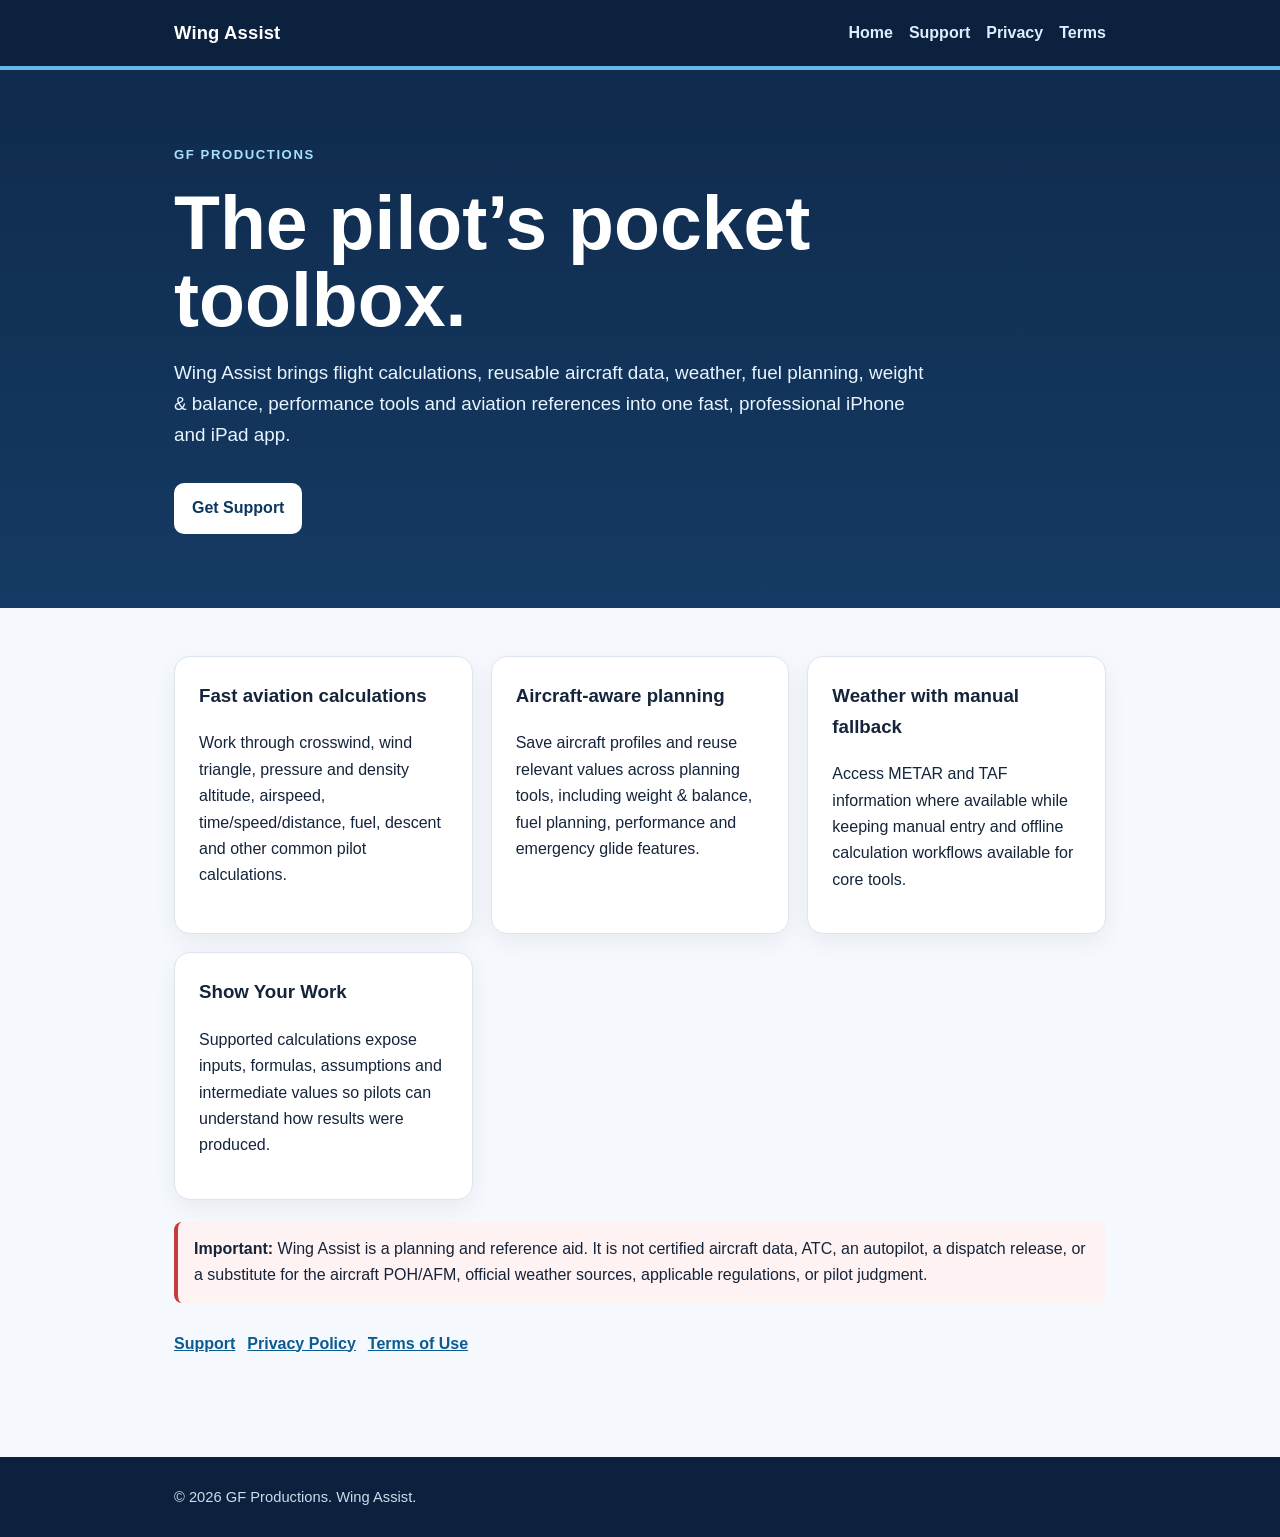
<file: index.html>
<!doctype html><html lang="en"><head><meta charset="utf-8"><meta name="viewport" content="width=device-width,initial-scale=1"><title>Wing Assist | Pilot Planning & Calculations</title><meta name="description" content="Wing Assist is a professional iPhone and iPad pilot utility for flight calculations, aircraft data, weather, fuel planning, weight & balance, and transparent results."><link rel="stylesheet" href="style.css"></head><body><header class="topbar"><div class="wrap"><div class="brand">Wing Assist</div><nav class="nav"><a href="index.html">Home</a><a href="support.html">Support</a><a href="privacy.html">Privacy</a><a href="terms.html">Terms</a></nav></div></header><section class="hero"><div class="wrap"><div class="eyebrow">GF Productions</div><h1>The pilot’s pocket toolbox.</h1><p>Wing Assist brings flight calculations, reusable aircraft data, weather, fuel planning, weight & balance, performance tools and aviation references into one fast, professional iPhone and iPad app.</p><a class="button" href="support.html">Get Support</a></div></section><main class="main"><div class="wrap"><div class="card-grid"><section class="card"><h3>Fast aviation calculations</h3><p>Work through crosswind, wind triangle, pressure and density altitude, airspeed, time/speed/distance, fuel, descent and other common pilot calculations.</p></section><section class="card"><h3>Aircraft-aware planning</h3><p>Save aircraft profiles and reuse relevant values across planning tools, including weight & balance, fuel planning, performance and emergency glide features.</p></section><section class="card"><h3>Weather with manual fallback</h3><p>Access METAR and TAF information where available while keeping manual entry and offline calculation workflows available for core tools.</p></section><section class="card"><h3>Show Your Work</h3><p>Supported calculations expose inputs, formulas, assumptions and intermediate values so pilots can understand how results were produced.</p></section></div><div class="notice warning"><strong>Important:</strong> Wing Assist is a planning and reference aid. It is not certified aircraft data, ATC, an autopilot, a dispatch release, or a substitute for the aircraft POH/AFM, official weather sources, applicable regulations, or pilot judgment.</div><div class="links"><a href="support.html">Support</a><a href="privacy.html">Privacy Policy</a><a href="terms.html">Terms of Use</a></div></div></main><footer class="footer"><div class="wrap small">© 2026 GF Productions. Wing Assist.</div></footer></body></html>
</file>
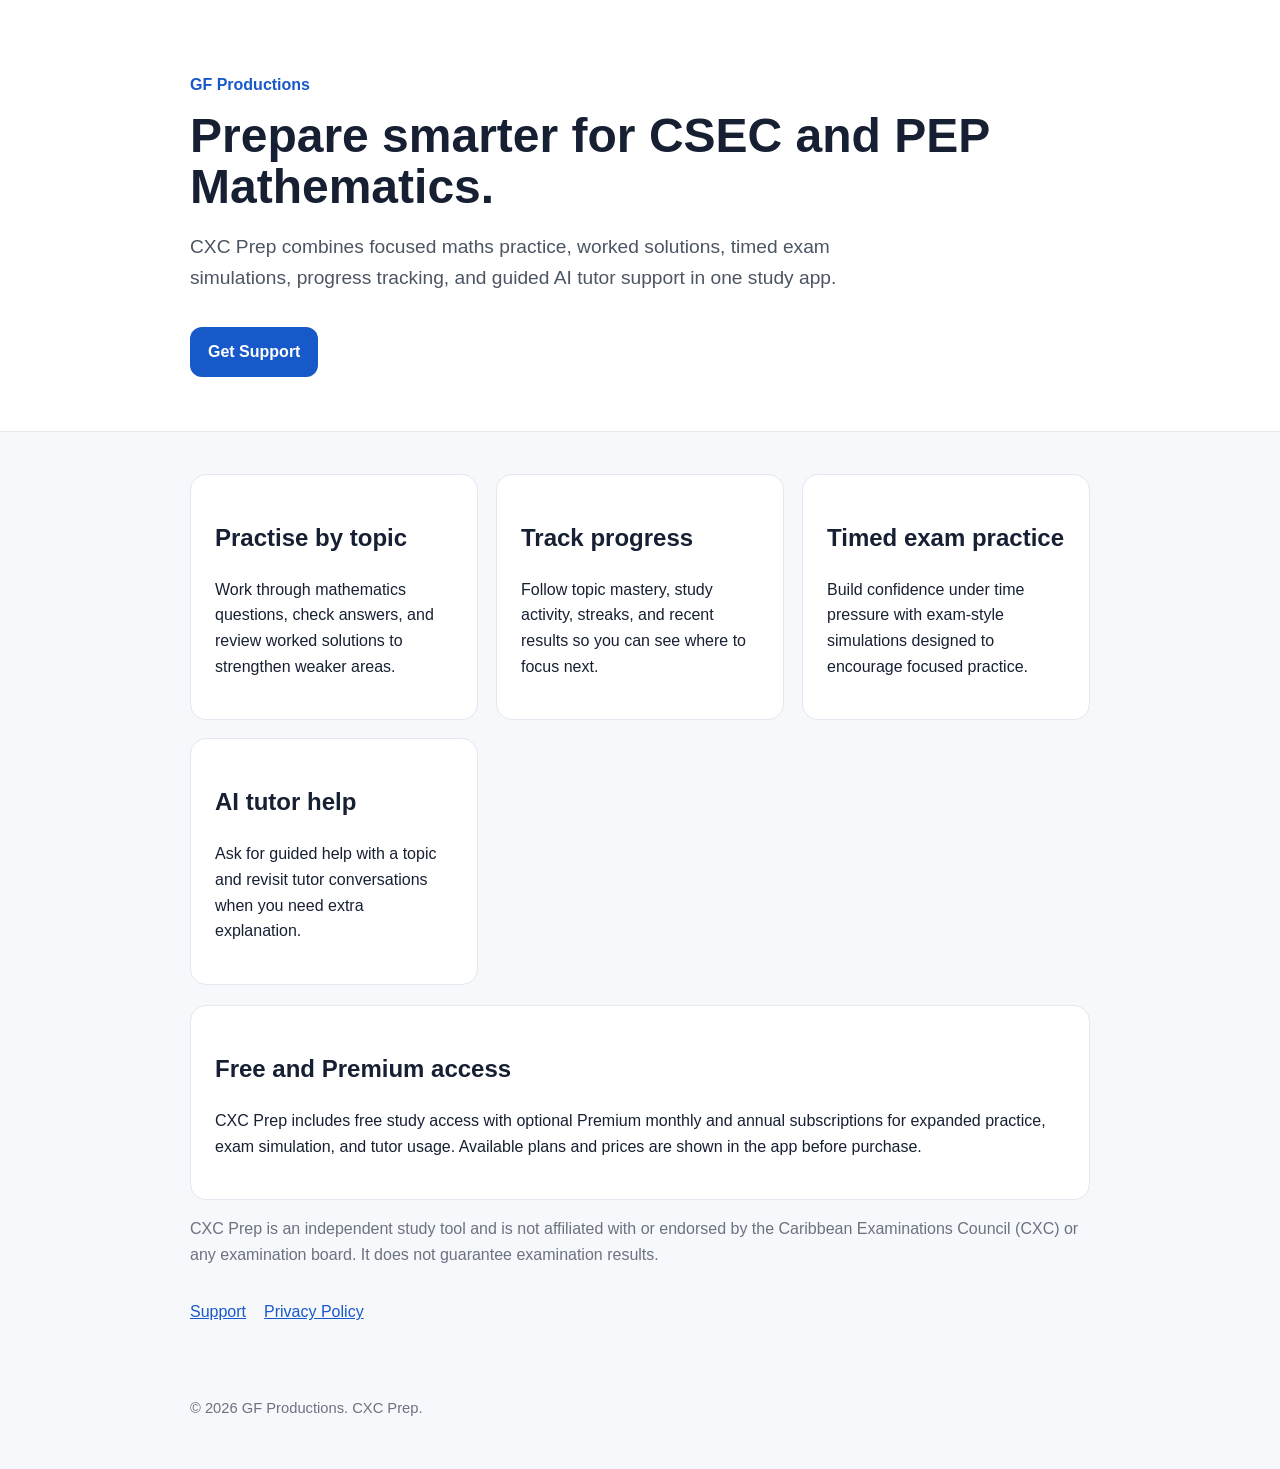
<file: cxc-prep/index.html>
<!doctype html>
<html lang="en">
<head>
<meta charset="utf-8">
<meta name="viewport" content="width=device-width,initial-scale=1">
<title>CXC Prep | CSEC & PEP Maths Practice</title>
<meta name="description" content="CXC Prep helps students practise CSEC Mathematics and PEP Mathematics with worked solutions, timed exam simulations, progress tracking, and AI tutor support.">
<style>
body{font-family:-apple-system,BlinkMacSystemFont,"Segoe UI",sans-serif;line-height:1.6;margin:0;background:#f6f8fb;color:#172033}.wrap{max-width:900px;margin:0 auto;padding:0 22px}.hero{padding:72px 0 54px;background:#fff;border-bottom:1px solid #e5e7eb}.eyebrow{font-weight:700;color:#1859c9}.hero h1{font-size:3rem;line-height:1.08;margin:12px 0 18px}.hero p{font-size:1.2rem;max-width:720px;color:#4b5563}.btn{display:inline-block;margin-top:14px;background:#1859c9;color:#fff;text-decoration:none;padding:12px 18px;border-radius:12px;font-weight:700}.main{padding:42px 0}.grid{display:grid;grid-template-columns:repeat(auto-fit,minmax(240px,1fr));gap:18px}.card{background:#fff;border:1px solid #e3e7ef;border-radius:16px;padding:24px}.links{margin-top:32px;display:flex;gap:18px;flex-wrap:wrap}.links a{color:#1859c9}.muted{color:#6b7280}footer{padding:30px 0 48px;color:#6b7280;font-size:.92rem}
</style>
</head>
<body>
<section class="hero"><div class="wrap">
<div class="eyebrow">GF Productions</div>
<h1>Prepare smarter for CSEC and PEP Mathematics.</h1>
<p>CXC Prep combines focused maths practice, worked solutions, timed exam simulations, progress tracking, and guided AI tutor support in one study app.</p>
<a class="btn" href="support.html">Get Support</a>
</div></section>
<main class="main"><div class="wrap">
<div class="grid">
<section class="card"><h2>Practise by topic</h2><p>Work through mathematics questions, check answers, and review worked solutions to strengthen weaker areas.</p></section>
<section class="card"><h2>Track progress</h2><p>Follow topic mastery, study activity, streaks, and recent results so you can see where to focus next.</p></section>
<section class="card"><h2>Timed exam practice</h2><p>Build confidence under time pressure with exam-style simulations designed to encourage focused practice.</p></section>
<section class="card"><h2>AI tutor help</h2><p>Ask for guided help with a topic and revisit tutor conversations when you need extra explanation.</p></section>
</div>
<div class="card" style="margin-top:20px"><h2>Free and Premium access</h2><p>CXC Prep includes free study access with optional Premium monthly and annual subscriptions for expanded practice, exam simulation, and tutor usage. Available plans and prices are shown in the app before purchase.</p></div>
<p class="muted">CXC Prep is an independent study tool and is not affiliated with or endorsed by the Caribbean Examinations Council (CXC) or any examination board. It does not guarantee examination results.</p>
<div class="links"><a href="support.html">Support</a><a href="privacy.html">Privacy Policy</a></div>
</div></main>
<footer><div class="wrap">© 2026 GF Productions. CXC Prep.</div></footer>
</body>
</html>
</file>
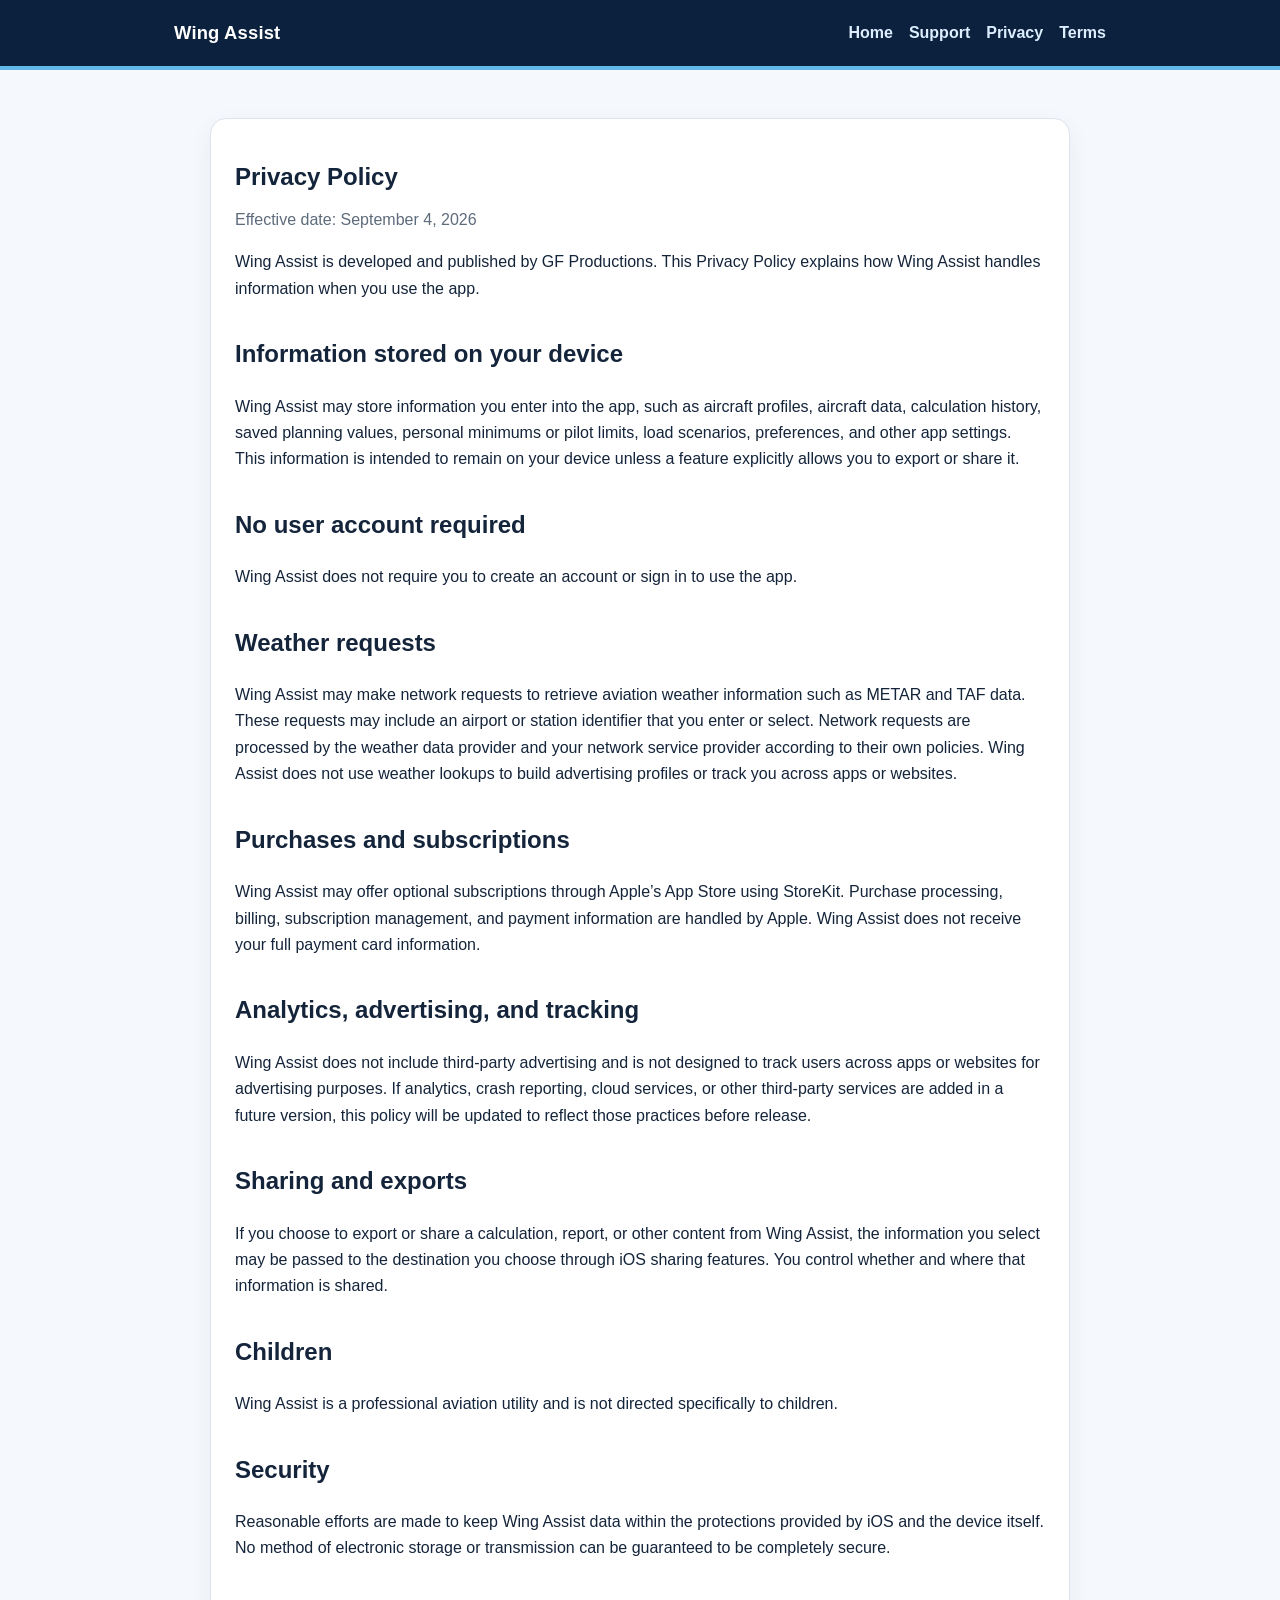
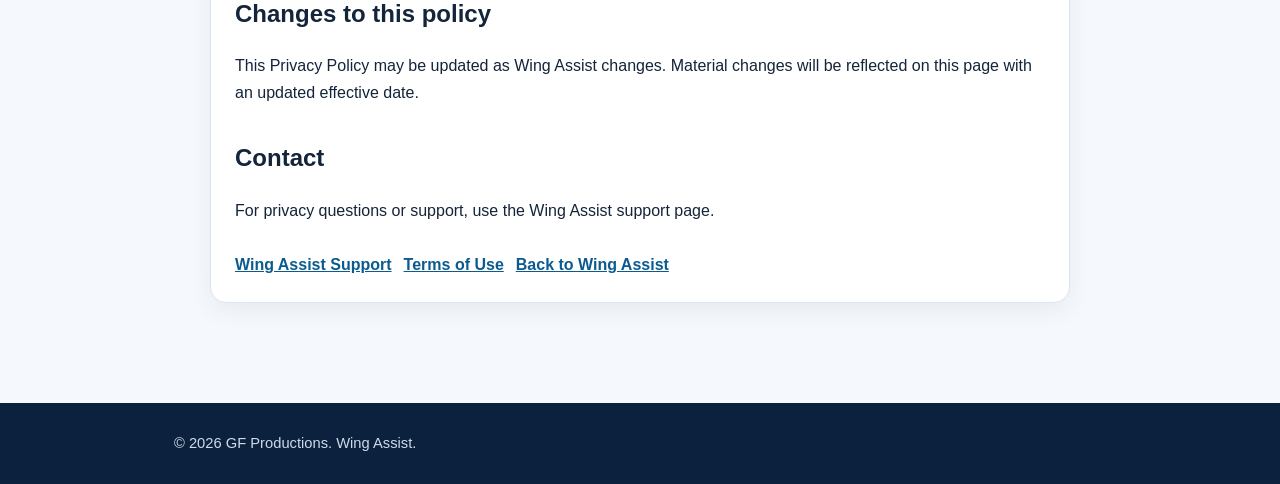
<file: privacy.html>
<!doctype html><html lang="en"><head><meta charset="utf-8"><meta name="viewport" content="width=device-width,initial-scale=1"><title>Wing Assist Privacy Policy</title><meta name="description" content="Privacy Policy for Wing Assist by GF Productions."><link rel="stylesheet" href="style.css"></head><body><header class="topbar"><div class="wrap"><div class="brand">Wing Assist</div><nav class="nav"><a href="index.html">Home</a><a href="support.html">Support</a><a href="privacy.html">Privacy</a><a href="terms.html">Terms</a></nav></div></header><main class="main"><div class="wrap"><article class="content-card"><h1>Privacy Policy</h1><p class="muted">Effective date: September 4, 2026</p><p>Wing Assist is developed and published by GF Productions. This Privacy Policy explains how Wing Assist handles information when you use the app.</p><h2>Information stored on your device</h2><p>Wing Assist may store information you enter into the app, such as aircraft profiles, aircraft data, calculation history, saved planning values, personal minimums or pilot limits, load scenarios, preferences, and other app settings. This information is intended to remain on your device unless a feature explicitly allows you to export or share it.</p><h2>No user account required</h2><p>Wing Assist does not require you to create an account or sign in to use the app.</p><h2>Weather requests</h2><p>Wing Assist may make network requests to retrieve aviation weather information such as METAR and TAF data. These requests may include an airport or station identifier that you enter or select. Network requests are processed by the weather data provider and your network service provider according to their own policies. Wing Assist does not use weather lookups to build advertising profiles or track you across apps or websites.</p><h2>Purchases and subscriptions</h2><p>Wing Assist may offer optional subscriptions through Apple’s App Store using StoreKit. Purchase processing, billing, subscription management, and payment information are handled by Apple. Wing Assist does not receive your full payment card information.</p><h2>Analytics, advertising, and tracking</h2><p>Wing Assist does not include third-party advertising and is not designed to track users across apps or websites for advertising purposes. If analytics, crash reporting, cloud services, or other third-party services are added in a future version, this policy will be updated to reflect those practices before release.</p><h2>Sharing and exports</h2><p>If you choose to export or share a calculation, report, or other content from Wing Assist, the information you select may be passed to the destination you choose through iOS sharing features. You control whether and where that information is shared.</p><h2>Children</h2><p>Wing Assist is a professional aviation utility and is not directed specifically to children.</p><h2>Security</h2><p>Reasonable efforts are made to keep Wing Assist data within the protections provided by iOS and the device itself. No method of electronic storage or transmission can be guaranteed to be completely secure.</p><h2>Changes to this policy</h2><p>This Privacy Policy may be updated as Wing Assist changes. Material changes will be reflected on this page with an updated effective date.</p><h2>Contact</h2><p>For privacy questions or support, use the Wing Assist support page.</p><div class="links"><a href="support.html">Wing Assist Support</a><a href="terms.html">Terms of Use</a><a href="index.html">Back to Wing Assist</a></div></article></div></main><footer class="footer"><div class="wrap small">© 2026 GF Productions. Wing Assist.</div></footer></body></html>
</file>
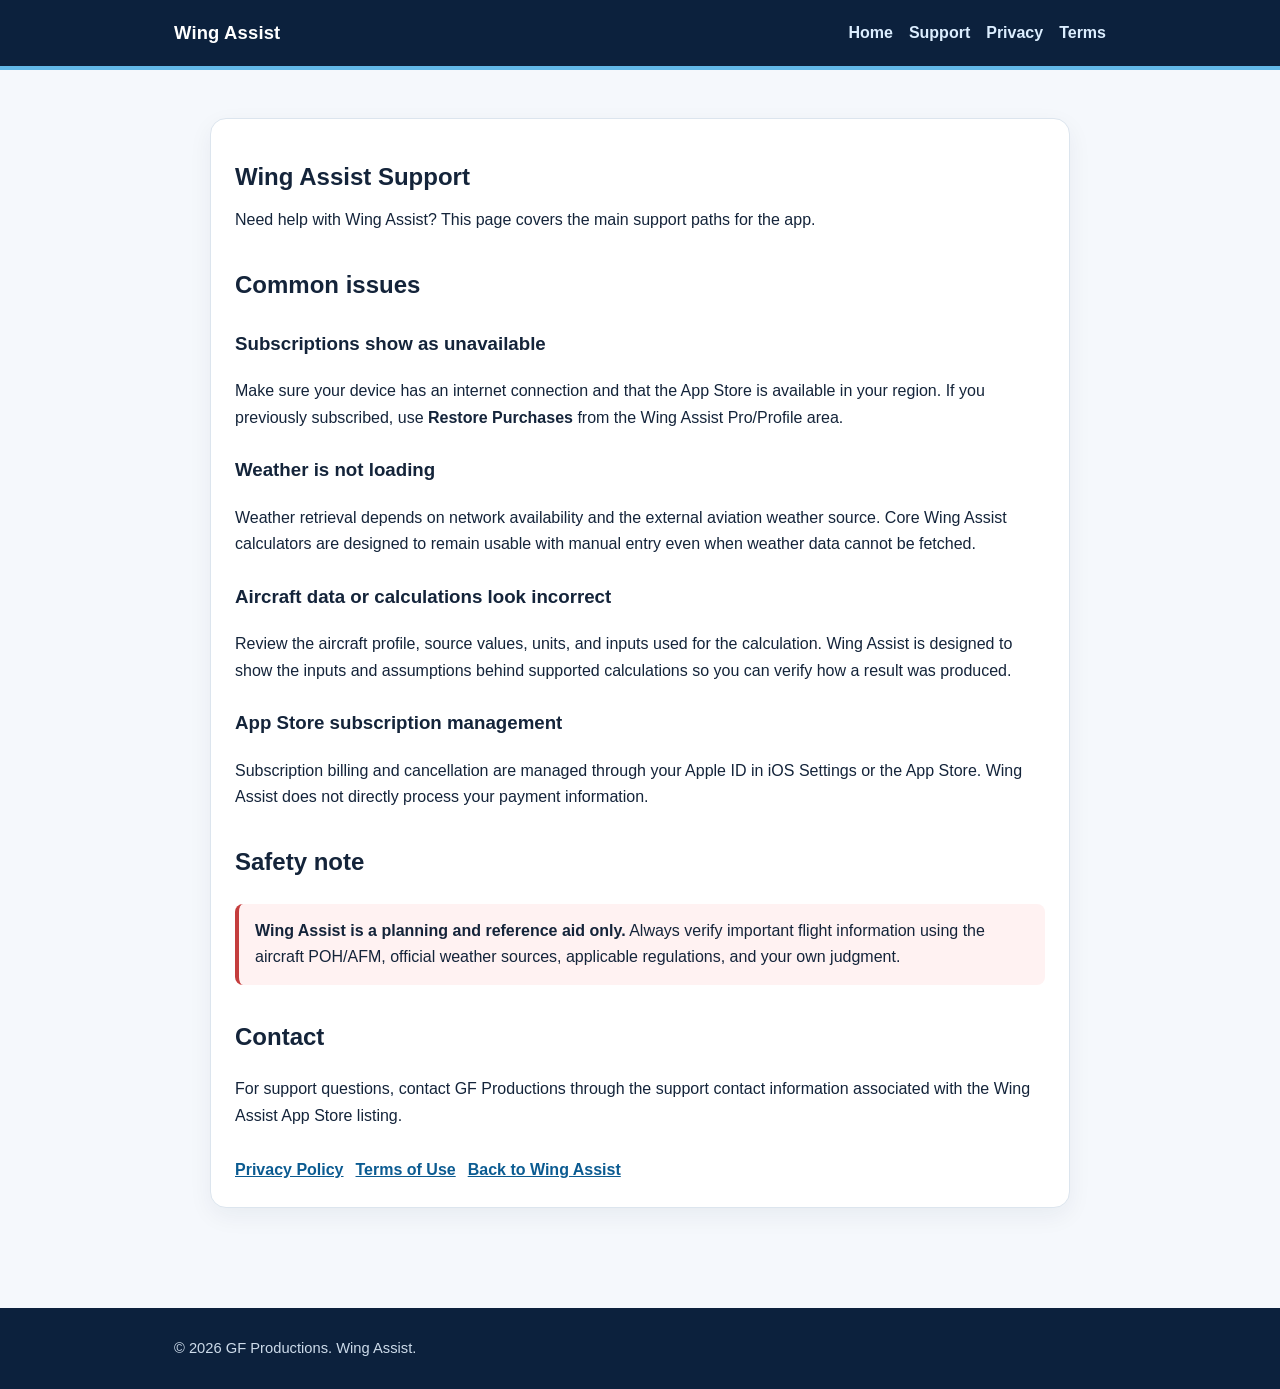
<file: support.html>
<!doctype html><html lang="en"><head><meta charset="utf-8"><meta name="viewport" content="width=device-width,initial-scale=1"><title>Wing Assist Support</title><meta name="description" content="Support information for Wing Assist by GF Productions."><link rel="stylesheet" href="style.css"></head><body><header class="topbar"><div class="wrap"><div class="brand">Wing Assist</div><nav class="nav"><a href="index.html">Home</a><a href="support.html">Support</a><a href="privacy.html">Privacy</a><a href="terms.html">Terms</a></nav></div></header><main class="main"><div class="wrap"><article class="content-card"><h1>Wing Assist Support</h1><p>Need help with Wing Assist? This page covers the main support paths for the app.</p><h2>Common issues</h2><h3>Subscriptions show as unavailable</h3><p>Make sure your device has an internet connection and that the App Store is available in your region. If you previously subscribed, use <strong>Restore Purchases</strong> from the Wing Assist Pro/Profile area.</p><h3>Weather is not loading</h3><p>Weather retrieval depends on network availability and the external aviation weather source. Core Wing Assist calculators are designed to remain usable with manual entry even when weather data cannot be fetched.</p><h3>Aircraft data or calculations look incorrect</h3><p>Review the aircraft profile, source values, units, and inputs used for the calculation. Wing Assist is designed to show the inputs and assumptions behind supported calculations so you can verify how a result was produced.</p><h3>App Store subscription management</h3><p>Subscription billing and cancellation are managed through your Apple ID in iOS Settings or the App Store. Wing Assist does not directly process your payment information.</p><h2>Safety note</h2><div class="notice warning"><strong>Wing Assist is a planning and reference aid only.</strong> Always verify important flight information using the aircraft POH/AFM, official weather sources, applicable regulations, and your own judgment.</div><h2>Contact</h2><p>For support questions, contact GF Productions through the support contact information associated with the Wing Assist App Store listing.</p><div class="links"><a href="privacy.html">Privacy Policy</a><a href="terms.html">Terms of Use</a><a href="index.html">Back to Wing Assist</a></div></article></div></main><footer class="footer"><div class="wrap small">© 2026 GF Productions. Wing Assist.</div></footer></body></html>
</file>
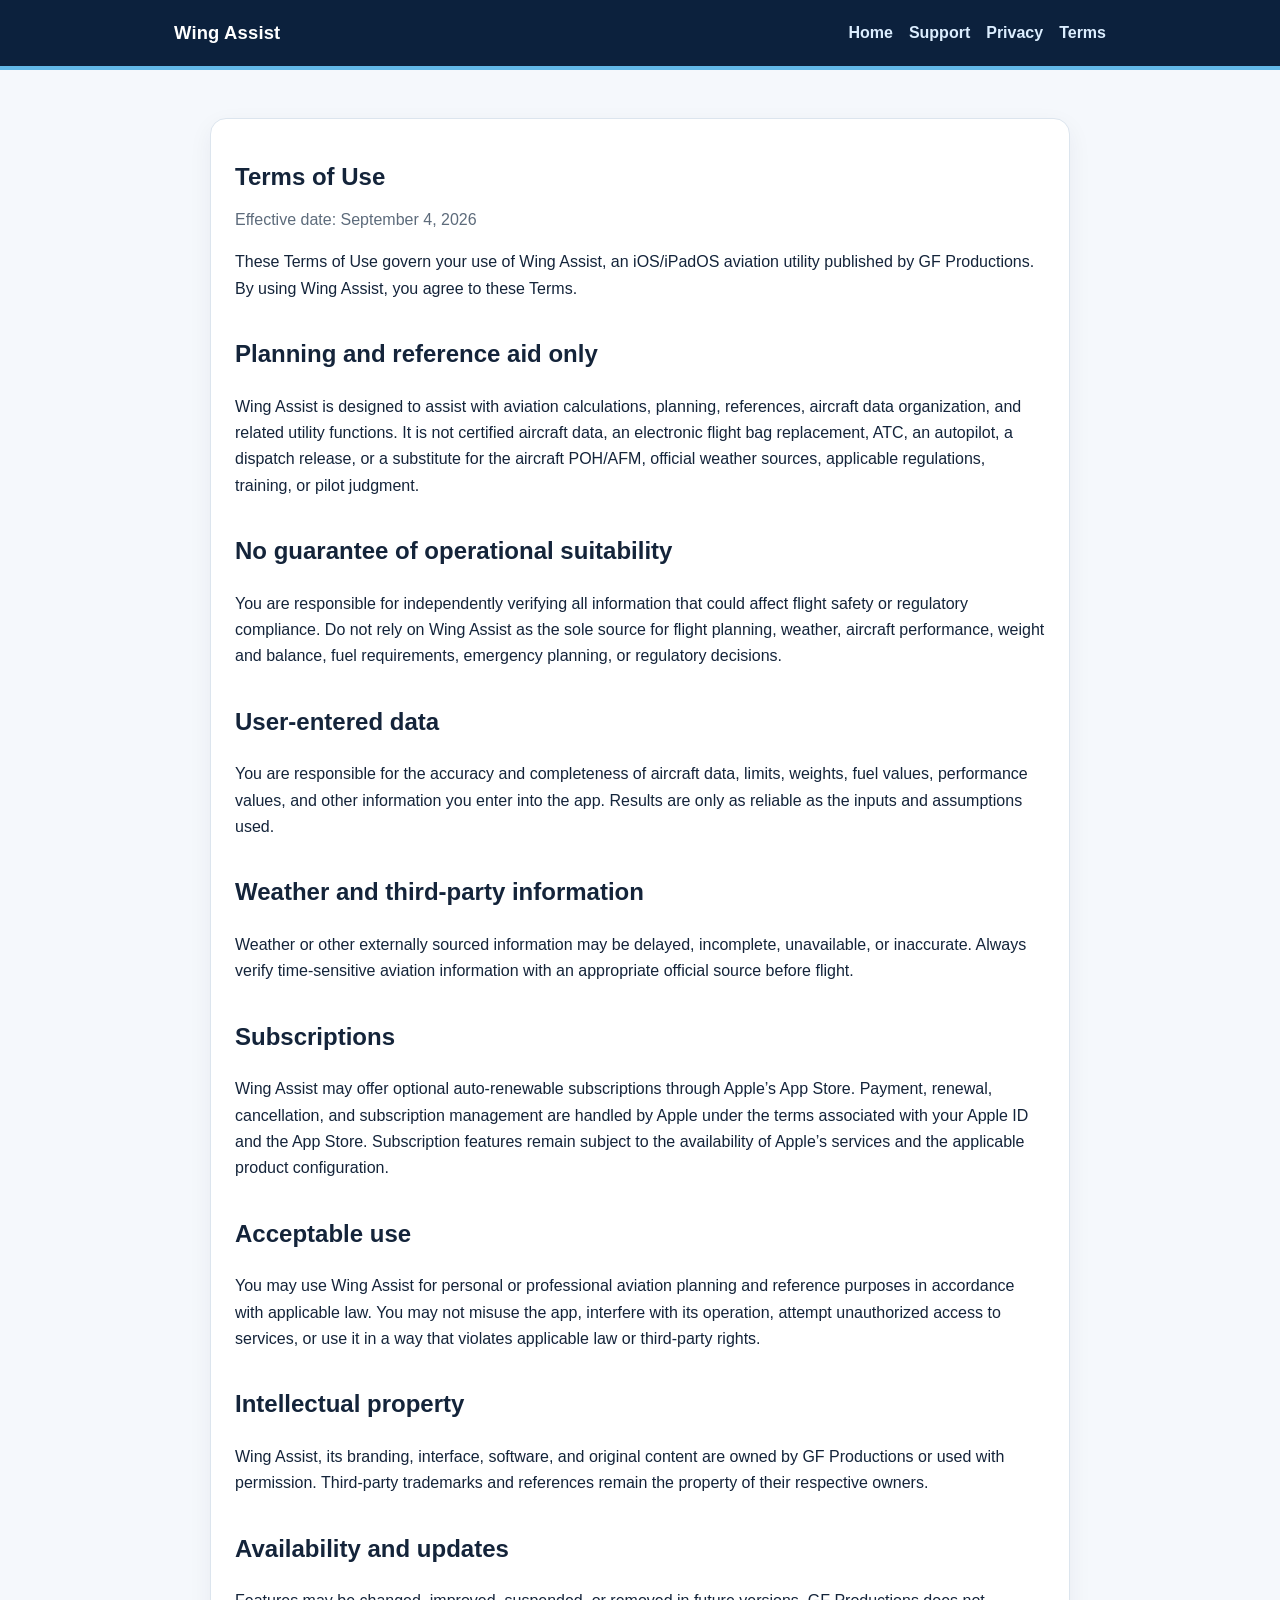
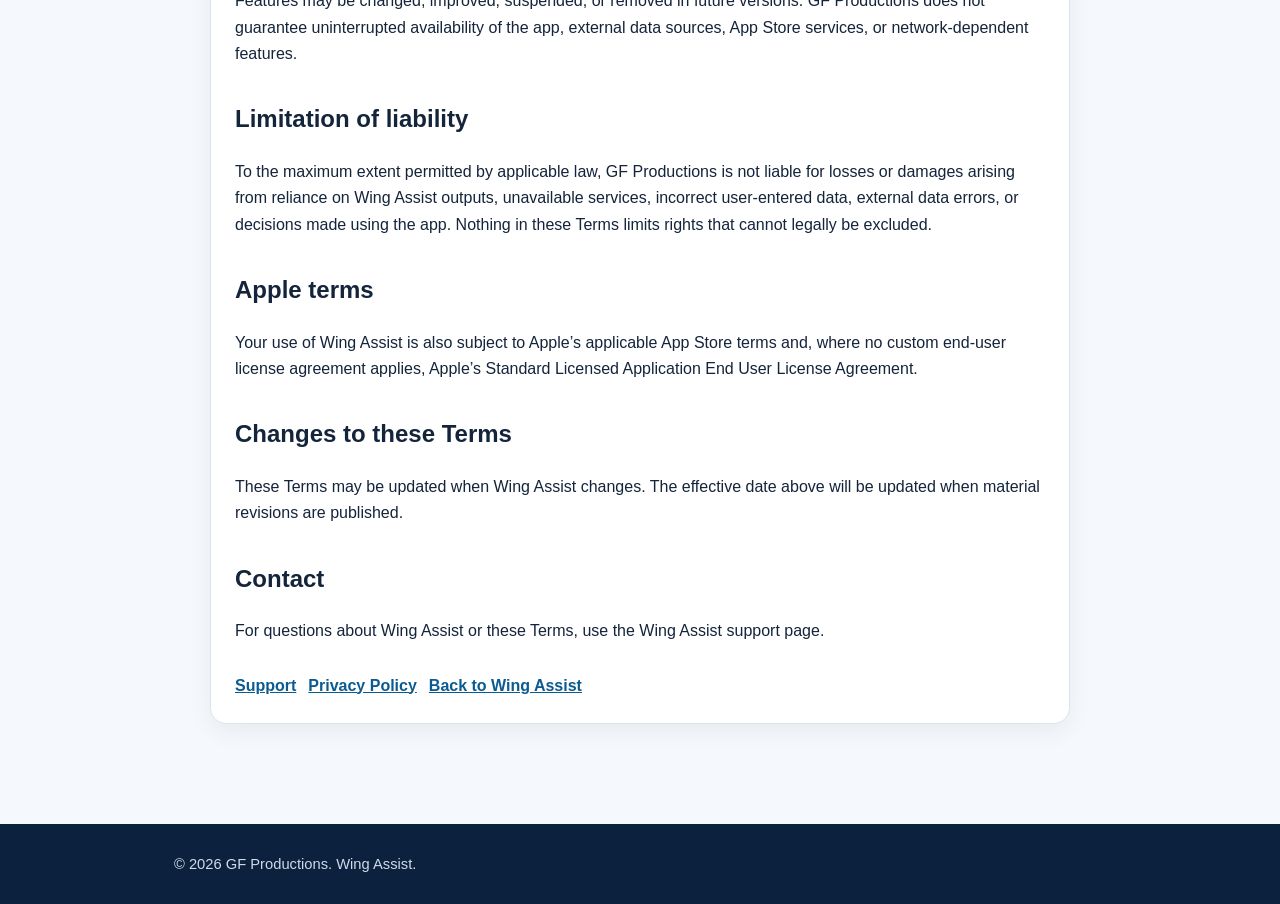
<file: terms.html>
<!doctype html><html lang="en"><head><meta charset="utf-8"><meta name="viewport" content="width=device-width,initial-scale=1"><title>Wing Assist Terms of Use</title><meta name="description" content="Terms of Use for Wing Assist by GF Productions."><link rel="stylesheet" href="style.css"></head><body><header class="topbar"><div class="wrap"><div class="brand">Wing Assist</div><nav class="nav"><a href="index.html">Home</a><a href="support.html">Support</a><a href="privacy.html">Privacy</a><a href="terms.html">Terms</a></nav></div></header><main class="main"><div class="wrap"><article class="content-card"><h1>Terms of Use</h1><p class="muted">Effective date: September 4, 2026</p><p>These Terms of Use govern your use of Wing Assist, an iOS/iPadOS aviation utility published by GF Productions. By using Wing Assist, you agree to these Terms.</p><h2>Planning and reference aid only</h2><p>Wing Assist is designed to assist with aviation calculations, planning, references, aircraft data organization, and related utility functions. It is not certified aircraft data, an electronic flight bag replacement, ATC, an autopilot, a dispatch release, or a substitute for the aircraft POH/AFM, official weather sources, applicable regulations, training, or pilot judgment.</p><h2>No guarantee of operational suitability</h2><p>You are responsible for independently verifying all information that could affect flight safety or regulatory compliance. Do not rely on Wing Assist as the sole source for flight planning, weather, aircraft performance, weight and balance, fuel requirements, emergency planning, or regulatory decisions.</p><h2>User-entered data</h2><p>You are responsible for the accuracy and completeness of aircraft data, limits, weights, fuel values, performance values, and other information you enter into the app. Results are only as reliable as the inputs and assumptions used.</p><h2>Weather and third-party information</h2><p>Weather or other externally sourced information may be delayed, incomplete, unavailable, or inaccurate. Always verify time-sensitive aviation information with an appropriate official source before flight.</p><h2>Subscriptions</h2><p>Wing Assist may offer optional auto-renewable subscriptions through Apple’s App Store. Payment, renewal, cancellation, and subscription management are handled by Apple under the terms associated with your Apple ID and the App Store. Subscription features remain subject to the availability of Apple’s services and the applicable product configuration.</p><h2>Acceptable use</h2><p>You may use Wing Assist for personal or professional aviation planning and reference purposes in accordance with applicable law. You may not misuse the app, interfere with its operation, attempt unauthorized access to services, or use it in a way that violates applicable law or third-party rights.</p><h2>Intellectual property</h2><p>Wing Assist, its branding, interface, software, and original content are owned by GF Productions or used with permission. Third-party trademarks and references remain the property of their respective owners.</p><h2>Availability and updates</h2><p>Features may be changed, improved, suspended, or removed in future versions. GF Productions does not guarantee uninterrupted availability of the app, external data sources, App Store services, or network-dependent features.</p><h2>Limitation of liability</h2><p>To the maximum extent permitted by applicable law, GF Productions is not liable for losses or damages arising from reliance on Wing Assist outputs, unavailable services, incorrect user-entered data, external data errors, or decisions made using the app. Nothing in these Terms limits rights that cannot legally be excluded.</p><h2>Apple terms</h2><p>Your use of Wing Assist is also subject to Apple’s applicable App Store terms and, where no custom end-user license agreement applies, Apple’s Standard Licensed Application End User License Agreement.</p><h2>Changes to these Terms</h2><p>These Terms may be updated when Wing Assist changes. The effective date above will be updated when material revisions are published.</p><h2>Contact</h2><p>For questions about Wing Assist or these Terms, use the Wing Assist support page.</p><div class="links"><a href="support.html">Support</a><a href="privacy.html">Privacy Policy</a><a href="index.html">Back to Wing Assist</a></div></article></div></main><footer class="footer"><div class="wrap small">© 2026 GF Productions. Wing Assist.</div></footer></body></html>
</file>
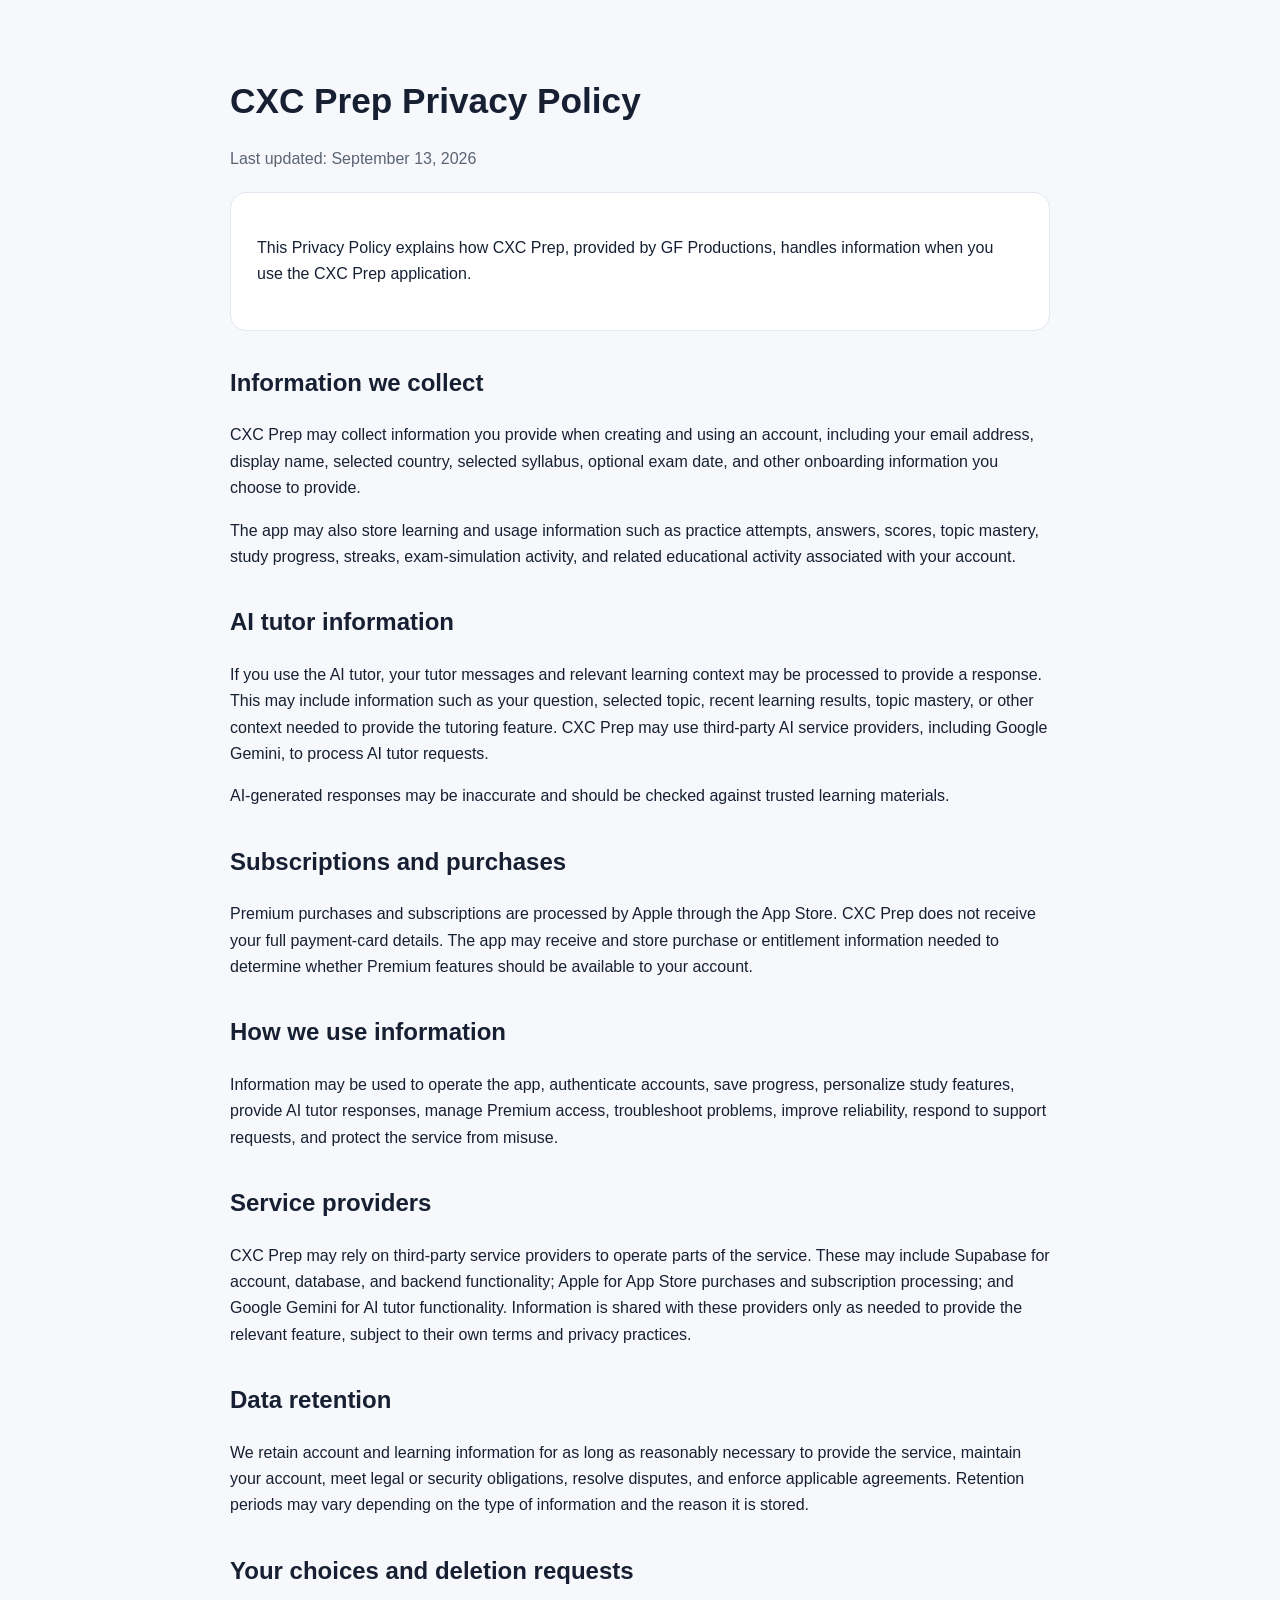
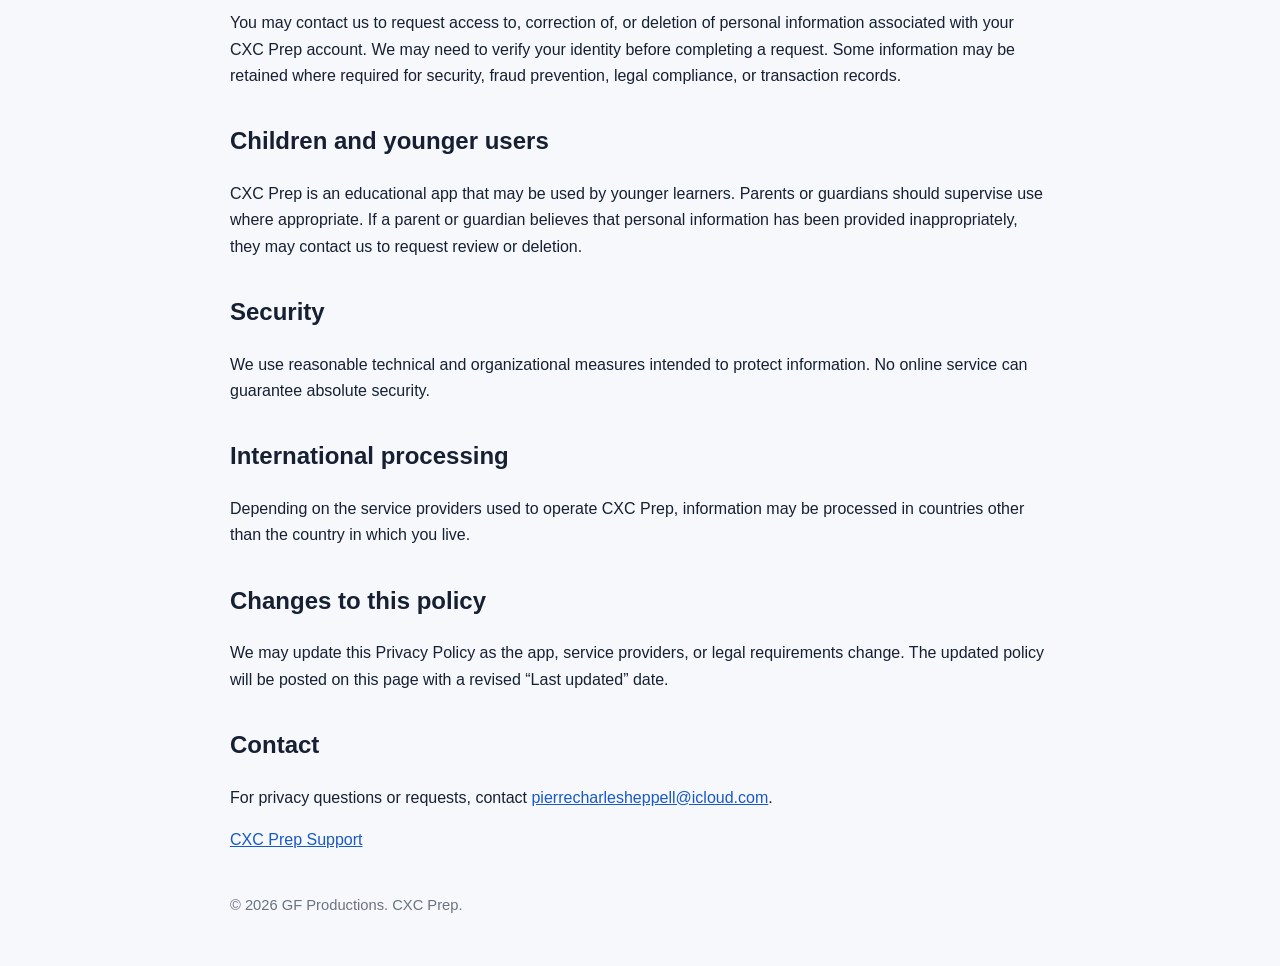
<file: cxc-prep/privacy.html>
<!doctype html>
<html lang="en">
<head>
<meta charset="utf-8">
<meta name="viewport" content="width=device-width,initial-scale=1">
<title>CXC Prep Privacy Policy</title>
<meta name="description" content="Privacy Policy for CXC Prep by GF Productions.">
<style>
body{font-family:-apple-system,BlinkMacSystemFont,"Segoe UI",sans-serif;line-height:1.65;margin:0;background:#f6f8fb;color:#172033}main{max-width:820px;margin:0 auto;padding:48px 22px}h1{font-size:2.2rem;margin-bottom:8px}h2{margin-top:32px}.card{background:#fff;border:1px solid #e3e7ef;border-radius:16px;padding:26px;margin:20px 0}a{color:#1859c9}.muted{color:#5b6474}footer{margin-top:40px;color:#6b7280;font-size:.92rem}
</style>
</head>
<body><main>
<h1>CXC Prep Privacy Policy</h1>
<p class="muted">Last updated: September 13, 2026</p>
<div class="card">
<p>This Privacy Policy explains how CXC Prep, provided by GF Productions, handles information when you use the CXC Prep application.</p>
</div>
<h2>Information we collect</h2>
<p>CXC Prep may collect information you provide when creating and using an account, including your email address, display name, selected country, selected syllabus, optional exam date, and other onboarding information you choose to provide.</p>
<p>The app may also store learning and usage information such as practice attempts, answers, scores, topic mastery, study progress, streaks, exam-simulation activity, and related educational activity associated with your account.</p>
<h2>AI tutor information</h2>
<p>If you use the AI tutor, your tutor messages and relevant learning context may be processed to provide a response. This may include information such as your question, selected topic, recent learning results, topic mastery, or other context needed to provide the tutoring feature. CXC Prep may use third-party AI service providers, including Google Gemini, to process AI tutor requests.</p>
<p>AI-generated responses may be inaccurate and should be checked against trusted learning materials.</p>
<h2>Subscriptions and purchases</h2>
<p>Premium purchases and subscriptions are processed by Apple through the App Store. CXC Prep does not receive your full payment-card details. The app may receive and store purchase or entitlement information needed to determine whether Premium features should be available to your account.</p>
<h2>How we use information</h2>
<p>Information may be used to operate the app, authenticate accounts, save progress, personalize study features, provide AI tutor responses, manage Premium access, troubleshoot problems, improve reliability, respond to support requests, and protect the service from misuse.</p>
<h2>Service providers</h2>
<p>CXC Prep may rely on third-party service providers to operate parts of the service. These may include Supabase for account, database, and backend functionality; Apple for App Store purchases and subscription processing; and Google Gemini for AI tutor functionality. Information is shared with these providers only as needed to provide the relevant feature, subject to their own terms and privacy practices.</p>
<h2>Data retention</h2>
<p>We retain account and learning information for as long as reasonably necessary to provide the service, maintain your account, meet legal or security obligations, resolve disputes, and enforce applicable agreements. Retention periods may vary depending on the type of information and the reason it is stored.</p>
<h2>Your choices and deletion requests</h2>
<p>You may contact us to request access to, correction of, or deletion of personal information associated with your CXC Prep account. We may need to verify your identity before completing a request. Some information may be retained where required for security, fraud prevention, legal compliance, or transaction records.</p>
<h2>Children and younger users</h2>
<p>CXC Prep is an educational app that may be used by younger learners. Parents or guardians should supervise use where appropriate. If a parent or guardian believes that personal information has been provided inappropriately, they may contact us to request review or deletion.</p>
<h2>Security</h2>
<p>We use reasonable technical and organizational measures intended to protect information. No online service can guarantee absolute security.</p>
<h2>International processing</h2>
<p>Depending on the service providers used to operate CXC Prep, information may be processed in countries other than the country in which you live.</p>
<h2>Changes to this policy</h2>
<p>We may update this Privacy Policy as the app, service providers, or legal requirements change. The updated policy will be posted on this page with a revised “Last updated” date.</p>
<h2>Contact</h2>
<p>For privacy questions or requests, contact <a href="mailto:pierrecharlesheppell@icloud.com">pierrecharlesheppell@icloud.com</a>.</p>
<p><a href="support.html">CXC Prep Support</a></p>
<footer>© 2026 GF Productions. CXC Prep.</footer>
</main></body>
</html>
</file>
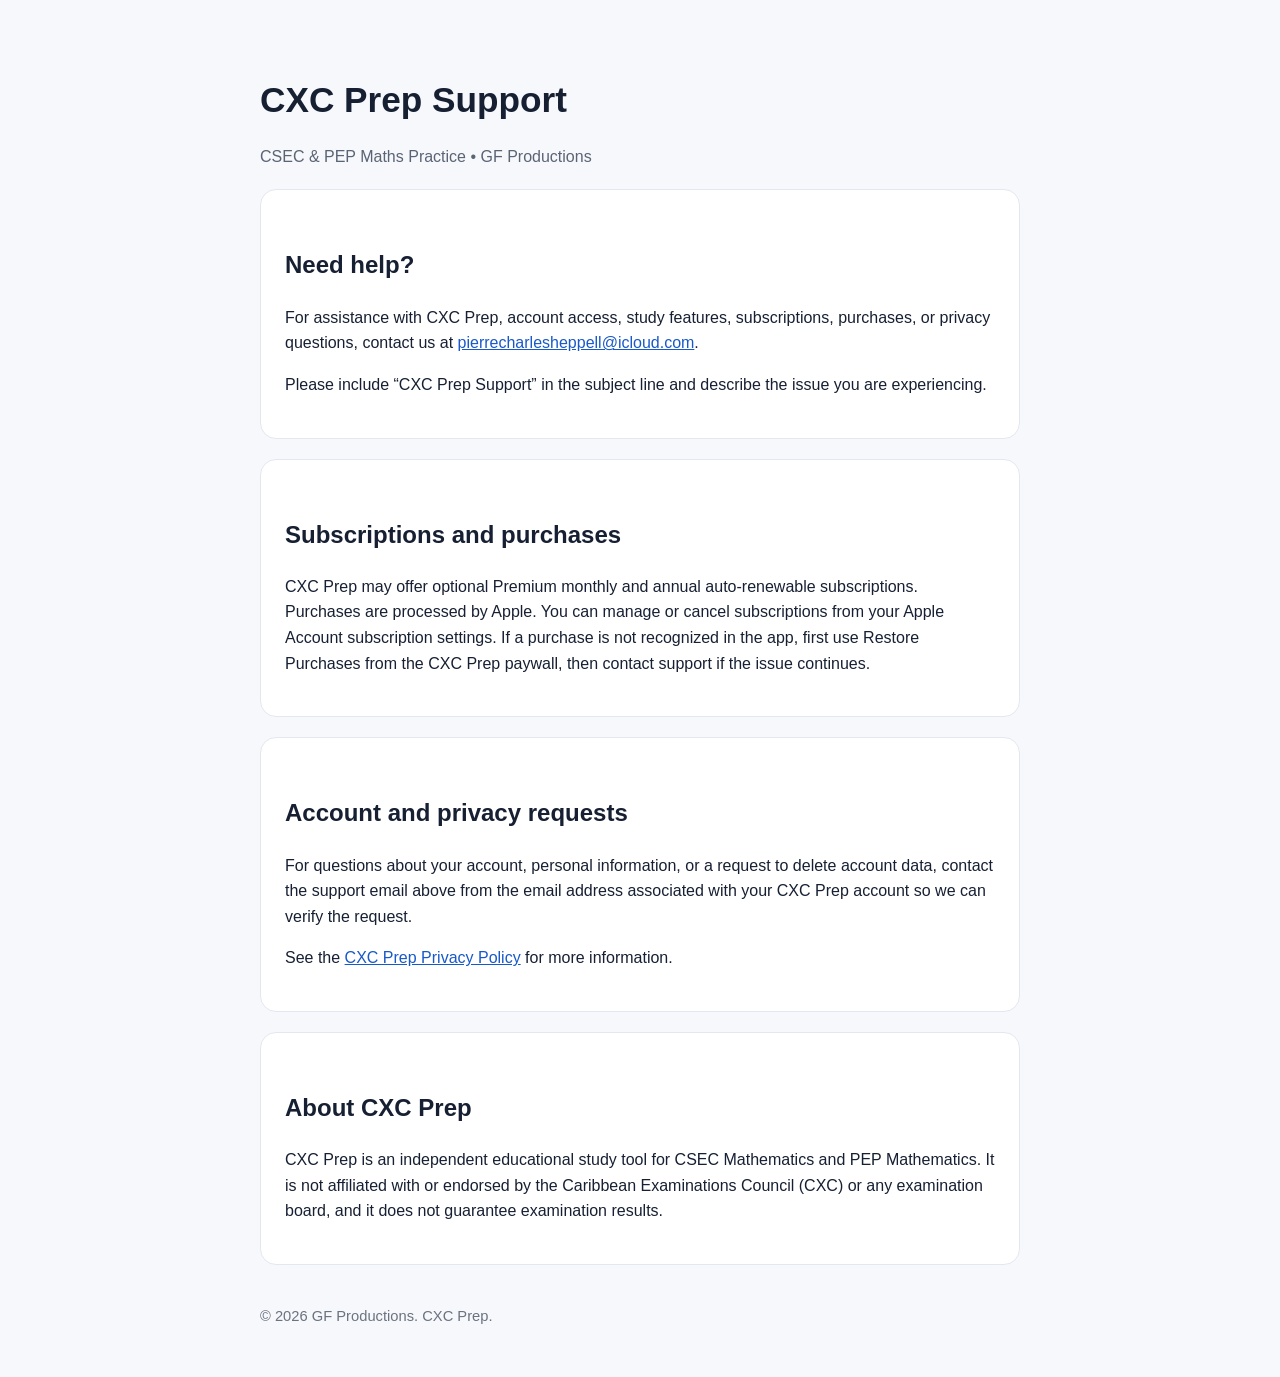
<file: cxc-prep/support.html>
<!doctype html>
<html lang="en">
<head>
<meta charset="utf-8">
<meta name="viewport" content="width=device-width,initial-scale=1">
<title>CXC Prep Support</title>
<meta name="description" content="Support for CXC Prep, a CSEC and PEP mathematics study app by GF Productions.">
<style>
body{font-family:-apple-system,BlinkMacSystemFont,"Segoe UI",sans-serif;line-height:1.6;margin:0;background:#f6f8fb;color:#172033}main{max-width:760px;margin:0 auto;padding:48px 22px}h1{font-size:2.2rem;margin-bottom:8px}h2{margin-top:32px}.card{background:#fff;border:1px solid #e3e7ef;border-radius:16px;padding:24px;margin:20px 0}a{color:#1859c9}.muted{color:#5b6474}footer{margin-top:40px;color:#6b7280;font-size:.92rem}
</style>
</head>
<body><main>
<h1>CXC Prep Support</h1>
<p class="muted">CSEC &amp; PEP Maths Practice • GF Productions</p>
<div class="card">
<h2>Need help?</h2>
<p>For assistance with CXC Prep, account access, study features, subscriptions, purchases, or privacy questions, contact us at <a href="mailto:pierrecharlesheppell@icloud.com">pierrecharlesheppell@icloud.com</a>.</p>
<p>Please include “CXC Prep Support” in the subject line and describe the issue you are experiencing.</p>
</div>
<div class="card">
<h2>Subscriptions and purchases</h2>
<p>CXC Prep may offer optional Premium monthly and annual auto-renewable subscriptions. Purchases are processed by Apple. You can manage or cancel subscriptions from your Apple Account subscription settings. If a purchase is not recognized in the app, first use Restore Purchases from the CXC Prep paywall, then contact support if the issue continues.</p>
</div>
<div class="card">
<h2>Account and privacy requests</h2>
<p>For questions about your account, personal information, or a request to delete account data, contact the support email above from the email address associated with your CXC Prep account so we can verify the request.</p>
<p>See the <a href="privacy.html">CXC Prep Privacy Policy</a> for more information.</p>
</div>
<div class="card">
<h2>About CXC Prep</h2>
<p>CXC Prep is an independent educational study tool for CSEC Mathematics and PEP Mathematics. It is not affiliated with or endorsed by the Caribbean Examinations Council (CXC) or any examination board, and it does not guarantee examination results.</p>
</div>
<footer>© 2026 GF Productions. CXC Prep.</footer>
</main></body>
</html>
</file>
<file: style.css>
*{box-sizing:border-box}html{scroll-behavior:smooth}body{margin:0;font-family:-apple-system,BlinkMacSystemFont,"Segoe UI",Roboto,Helvetica,Arial,sans-serif;background:#f5f8fc;color:#14243a;line-height:1.65}.wrap{max-width:980px;margin:0 auto;padding:0 24px}.topbar{background:#0c213d;color:#fff;border-bottom:4px solid #62b8e8}.topbar .wrap{display:flex;align-items:center;justify-content:space-between;gap:24px;padding-top:18px;padding-bottom:18px}.brand{font-size:1.15rem;font-weight:800;letter-spacing:.01em}.nav{display:flex;flex-wrap:wrap;gap:16px}.nav a{color:#dceeff;text-decoration:none;font-weight:600}.nav a:hover,.nav a:focus{text-decoration:underline}.hero{background:linear-gradient(180deg,#0f2b4d 0%,#153a63 100%);color:#fff;padding:74px 0}.eyebrow{font-size:.82rem;text-transform:uppercase;letter-spacing:.12em;color:#a8dfff;font-weight:800}.hero h1{font-size:clamp(2.4rem,6vw,4.7rem);line-height:1.02;margin:.25em 0 .18em}.hero p{font-size:1.18rem;max-width:760px;color:#e8f4ff}.button{display:inline-block;margin-top:14px;padding:12px 18px;border-radius:10px;background:#fff;color:#0c3760;text-decoration:none;font-weight:800}.main{padding:48px 0 70px}.card-grid{display:grid;grid-template-columns:repeat(auto-fit,minmax(240px,1fr));gap:18px}.card,.content-card{background:#fff;border:1px solid #dce5ee;border-radius:16px;padding:24px;box-shadow:0 8px 24px rgba(13,39,68,.06)}.card h3,.content-card h2{margin-top:0}.content-card{max-width:860px;margin:0 auto}.content-card h1{line-height:1.15;margin-bottom:.25em}.content-card h2{margin-top:2rem}.content-card h3{margin-top:1.5rem}.muted{color:#5d6b7b}.notice{border-left:4px solid #2e8bc0;background:#edf8ff;padding:14px 16px;border-radius:8px;margin:22px 0}.warning{border-left-color:#c43d3d;background:#fff2f2}.links{display:flex;flex-wrap:wrap;gap:12px;margin-top:28px}.links a{color:#0b5b91;font-weight:700}.footer{background:#0c213d;color:#cddbea;padding:28px 0;margin-top:30px}.footer a{color:#dceeff}.small{font-size:.92rem}@media(max-width:650px){.topbar .wrap{align-items:flex-start;flex-direction:column}.hero{padding:52px 0}.main{padding-top:34px}}
</file>
